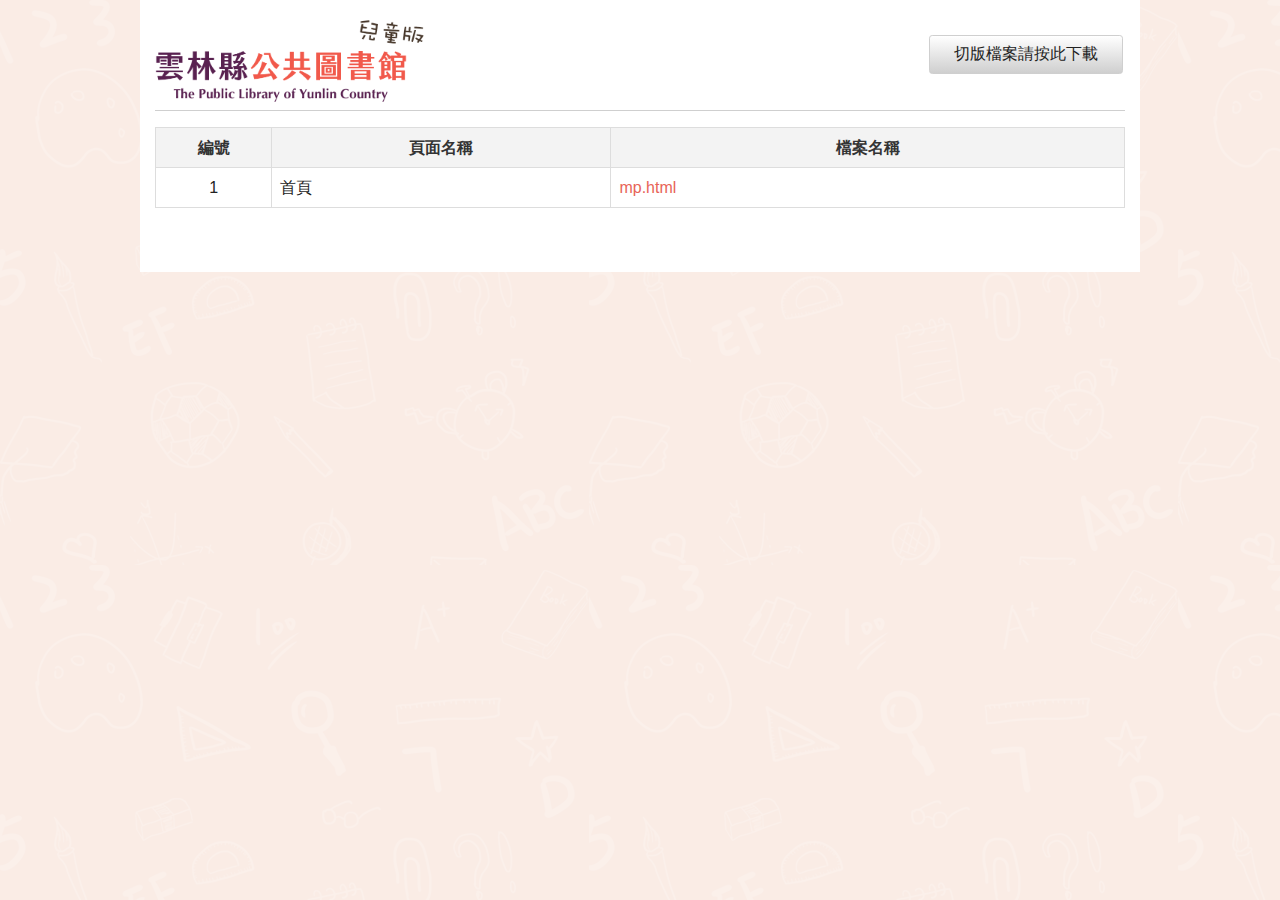
<file: index.html>
<!doctype html>
<html lang="zh-Hant" class="no-js">

<head>
    <meta charset="utf-8">
    <meta http-equiv="X-UA-Compatible" content="IE=edge">
    <meta name="viewport" content="width=device-width, initial-scale=1">
    <title>雲林縣公共圖書館 兒童版</title>
    <!--[if lt IE 9]>
    <script src="js/html5shiv.js"></script>
    <script src="js/respond.min.js"></script>
    <![endif]-->
    <!-- hyUI -->
    <link rel="stylesheet" href="css/style.css">
<style>
.demo_wrap {
    max-width: 1000px;
    margin: 0em auto 1em;
    padding: 15px 15px 3em;
    clear: both;
    background: #FFF
}
.demo_wrap h1 {
    display: block;
    margin: 0px auto;
    max-width: 300px;
    float: left;
    margin-right: 1em
}
@media screen and (max-width:545px) {
    .demo_wrap h1 {
        max-width: 100%;
        float: none;
        text-align: center
    }
}
.demo_wrap h1 img {
    width: 300px
}
.num {
    width: 12%
}
body {
    counter-reset: num
}
table {
    margin-bottom: 1em
}
table caption {
    text-align: left;
    font-weight: bold;
    font-size: 1.25em;
    padding: .5em 0;
    color: #ff5050
}
tbody tr td:first-child:before {
    counter-increment: num;
    display: block;
    text-align: center;
    content: counters(num, ".") " "
}
tbody tr td:nth-child(2) {
    width: 35%
}
.btn_grp{
    text-align: right;
}
@media screen and (max-width:545px) {
   .btn_grp{
    text-align: center;
} 
}
</style>
</head>
<body>
    <div class="demo_wrap">
        <h1><img src="images/logo.png" alt=""></h1>
        <div class="btn_grp">
            <a href="#" class="btn">切版檔案請按此下載</a>
        </div>
        <hr>
        <div class="table_wrapper">
            <!-- hyUI 標準頁面 -->
            <table>
                <thead>
                    <tr>
                        <th class="num">編號</th>
                        <th>頁面名稱</th>
                        <th>檔案名稱</th>
                    </tr>
                </thead>
                <tbody>
                    <tr>
                        <td></td>
                        <td>首頁</td>
                        <td><a href="mp.html"></a></td>
                    </tr>
                                    
                </tbody>
            </table>
            
        </div>
    </div>
    <a href="javascript:;" class="scrollToTop" >回頁首</a>
    <script src="js/jquery-3.3.1.min.js"></script>
    <script src="vendor/jquery.easing.min.js"></script>
    <script src="js/hyui.js"></script>
    <script src="js/customize.js"></script>
    <script>
    $(function() {
        $('tbody').find('a').each(function(index, el) {
            var Link = $(this).attr('href');
            $(this).text(Link);
        });
    })
    </script>
</body>

</html>
</file>
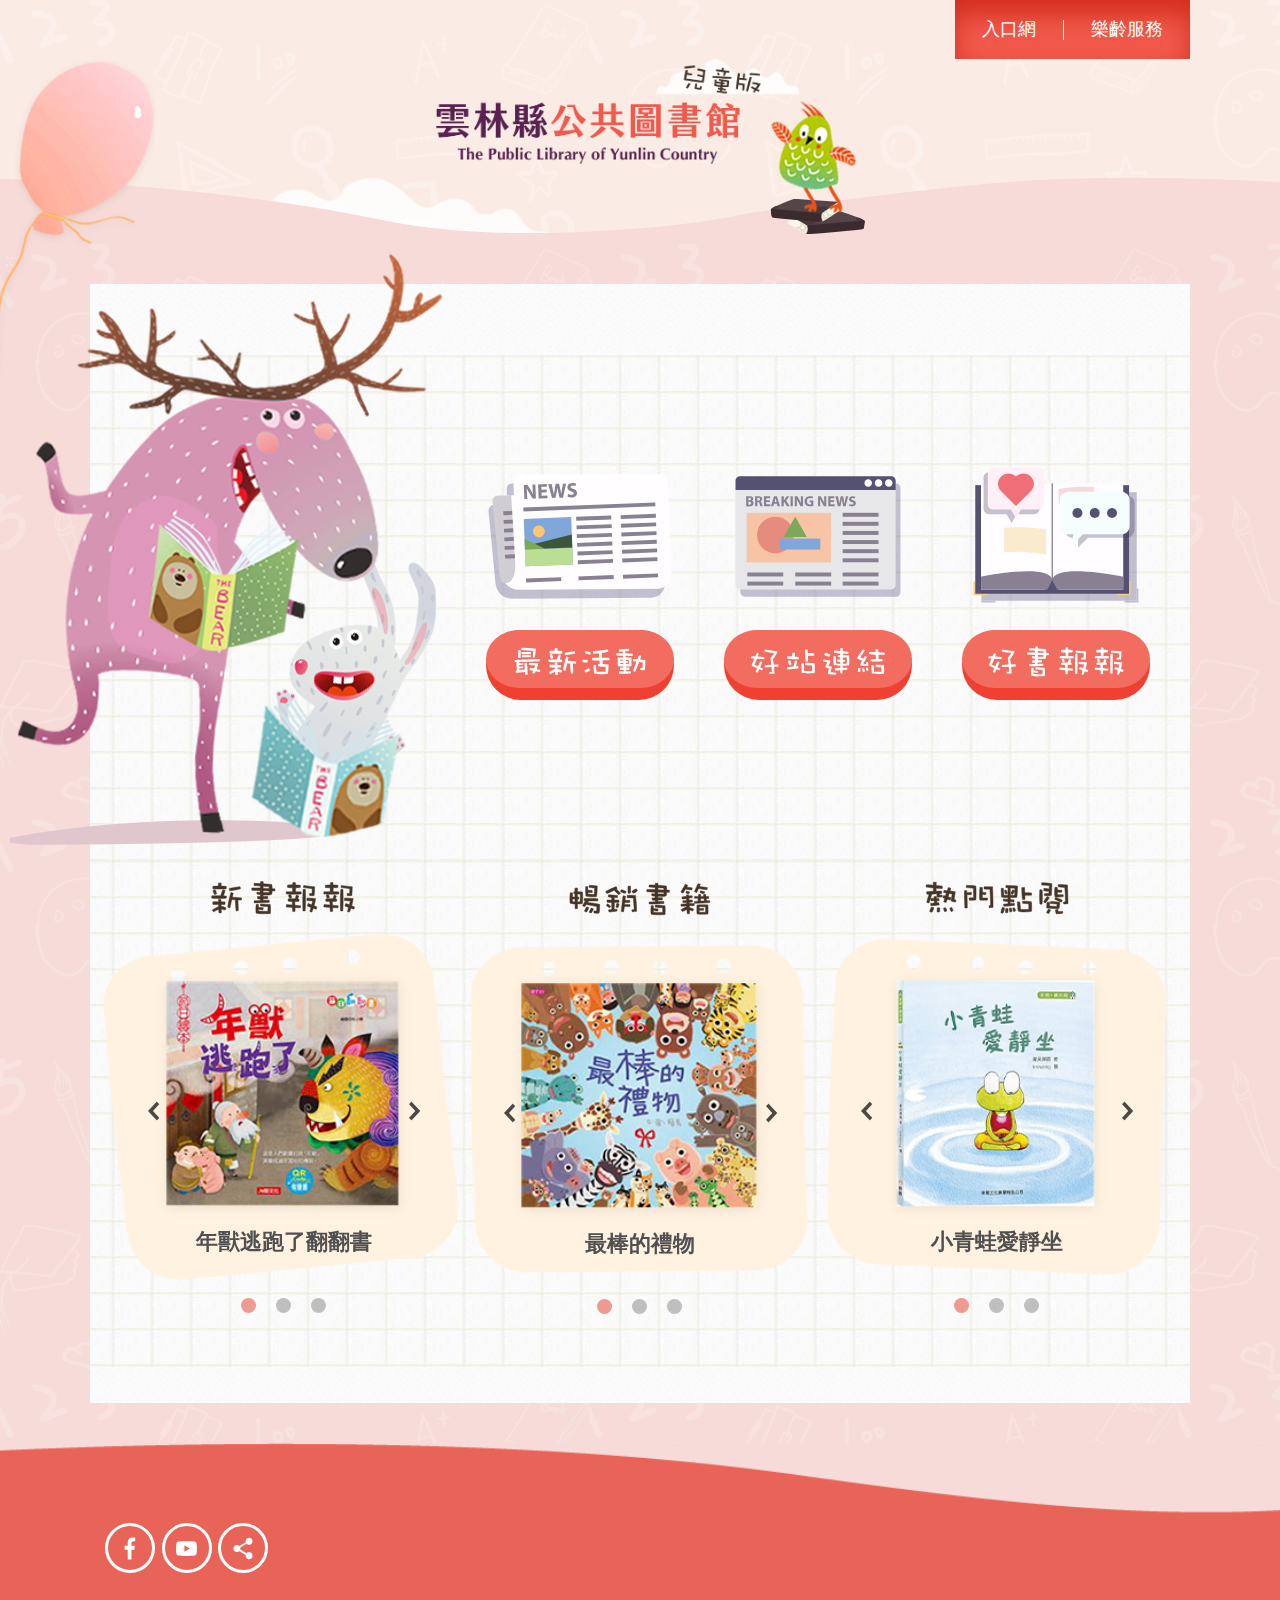
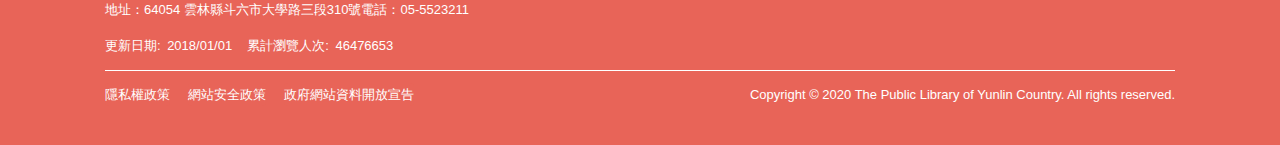
<file: mp.html>
<!doctype html>
<html lang="zh-Hant" class="no-js">

<head>
    <meta charset="utf-8">
    <meta http-equiv="X-UA-Compatible" content="IE=edge">
    <meta name="viewport" content="width=device-width, initial-scale=1">
    <title>雲林縣公共圖書館 兒童版</title>
    <!--HTML5 Shim and Respond.js IE8 support of HTML5 elements and media queries [if lt IE 9]>
    <script src="js/html5shiv.js"></script>
    <script src="js/respond.min.js"></script>
    <![endif]-->
    <!-- slick css-->
    <link rel="stylesheet" type="text/css" href="vendor/slick/slick.css" />
    <link rel="stylesheet" type="text/css" href="vendor/slick/slick-theme.css" />
    <!-- hyUI css -->
    <link rel="stylesheet" href="css/style.css">
</head>

<body>
    <!-- 直接跳主內容區 -->
    <a class="goCenter" href="#center" tabindex="1">按Enter到主內容區</a>
    <!-- wrapper Start -->
    <div class="wrapper">
        <!-- header Start -->
        <header class="header">
            <div class="container">
                <a class="accesskey" href="#aU" id="aU" accesskey="U" title="網站標題" tabindex="2">:::</a>
                <!-- navigation Start -->
                <nav class="navigation" role="navigation" aria-label="Site">
                    <ul>
                        <li><a href="#">入口網</a></li>
                        <li><a href="#">樂齡服務</a></li>
                    </ul>
                </nav>
                <!-- navigation End -->
                <h1>
                    <a href="index.html"><img src="images/logo.png" alt="網站標題" /></a>
                </h1>
                <!-- noscript -->
                <noscript> 您的瀏覽器不支援JavaScript語法，JavaScript語法並不影響內容的陳述。您可使用按鍵盤上的Ctrl鍵+ (+)鍵放大/(-)鍵縮小來改變字型大小；回到上一頁可使用瀏覽器提供的 Alt+左方向鍵(←) 快速鍵功能；列印可使用瀏覽器提供的(Ctrl+P)功能。您的瀏覽器，不支援script語法，若您的瀏覽器無法支援請點選此超連結 <a href="#">網站導覽</a>
                </noscript>
            </div>
        </header>
        <!-- header End -->
        <!-- main Start -->
        <div id="center" class="main">
            <a class="accesskey" href="#aC" id="aC" accesskey="C" title="主要內容區">:::</a>
            <section class="main_nav">
                <div class="container">
                    <img src="images/pic1.png" alt="" class="main_pic">
                    <div class="nav_content">
                        <ul>
                            <li>
                                <a href="#">
                                    <img src="images/icon_1.svg" alt="">
                                    <div class="nav_tab">
                                        <img src="images/btn_1.svg" alt="">
                                    </div>
                                </a>
                            </li>
                            <li>
                                <a href="#">
                                    <img src="images/icon_2.svg" alt="">
                                    <div class="nav_tab">
                                        <img src="images/btn_2.svg" alt="">
                                    </div>
                                </a>
                            </li>
                            <li>
                                <a href="#">
                                    <img src="images/icon_3.svg" alt="">
                                    <div class="nav_tab">
                                        <img src="images/btn_3.svg" alt="">
                                    </div>
                                </a>
                            </li>
                        </ul>
                    </div>
                </div>
            </section>
            <section class="col-4-4-4 book_display">
                <div class="container">
                    <div class="col">
                        <h2><img src="images/title_1.svg" alt=""></h2>
                        <div class="bookSlider">
                            <div class="book_wrap">
                                <a href="#">
                                    <div class="img-container">
                                        <img src="images/book_01.png">
                                    </div>
                                    <p class="book_name">年獸逃跑了翻翻書</p>
                                </a>
                            </div>
                            <div class="book_wrap">
                                <a href="#">
                                    <div class="img-container">
                                        <img src="images/book_02.png">
                                    </div>
                                    <p class="book_name">最棒的禮物</p>
                                </a>
                            </div>
                            <div class="book_wrap">
                                <a href="#">
                                    <div class="img-container">
                                        <img src="images/book_03.png">
                                    </div>
                                    <p class="book_name">小青蛙愛靜坐</p>
                                </a>
                            </div>
                        </div>
                    </div>
                    <div class="col">
                        <h2><img src="images/title_2.svg" alt=""></h2>
                        <div class="bookSlider">
                            <div class="book_wrap">
                                <a href="#">
                                    <div class="img-container">
                                        <img src="images/book_02.png">
                                    </div>
                                    <p class="book_name">最棒的禮物</p>
                                </a>
                            </div>
                            <div class="book_wrap">
                                <a href="#">
                                    <div class="img-container">
                                        <img src="images/book_01.png">
                                    </div>
                                    <p class="book_name">年獸逃跑了翻翻書</p>
                                </a>
                            </div>
                            <div class="book_wrap">
                                <a href="#">
                                    <div class="img-container">
                                        <img src="images/book_03.png">
                                    </div>
                                    <p class="book_name">小青蛙愛靜坐</p>
                                </a>
                            </div>
                        </div>
                    </div>
                    <div class="col">
                        <h2><img src="images/title_3.svg" alt=""></h2>
                        <div class="bookSlider">
                            <div class="book_wrap">
                                <a href="#">
                                    <div class="img-container">
                                        <img src="images/book_03.png">
                                    </div>
                                    <p class="book_name">小青蛙愛靜坐</p>
                                </a>
                            </div>
                            <div class="book_wrap">
                                <a href="#">
                                    <div class="img-container">
                                        <img src="images/book_02.png">
                                    </div>
                                    <p class="book_name">最棒的禮物</p>
                                </a>
                            </div>
                            <div class="book_wrap">
                                <a href="#">
                                    <div class="img-container">
                                        <img src="images/book_01.png">
                                    </div>
                                    <p class="book_name">年獸逃跑了翻翻書</p>
                                </a>
                            </div>
                        </div>
                    </div>
                </div>
            </section>
        </div>
        <!-- footer Start-->
        <footer>
            <div class="container">
                <a class="accesskey" href="#aZ" id="aZ" accesskey="Z" title="頁尾區">:::</a>
                <div class="footer_icon">
                    <ul>
                        <li><a href="#"><img src="images/icon/icon_facebook_invert.svg" alt=""></a></li>
                        <li><a href="#"><img src="images/icon/icon_youtube_invert.svg" alt=""></a></li>
                        <li><a href="#"><img src="images/icon/icon_share.svg" alt=""></a></li>
                    </ul>
                </div>
                <div class="footer_info">
                    <p>地址：64054 雲林縣斗六市大學路三段310號<span>電話：05-5523211</span></p>
                    <span class="update">更新日期:<em>2018/01/01</em></span>
                    <span class="counter">累計瀏覽人次:<em>46476653</em></span>
                </div>
                <div class="footer_bottom">
                    <ul class="footer_link">
                        <li><a href="javascript:;">隱私權政策</a></li>
                        <li><a href="javascript:;">網站安全政策</a></li>
                        <li><a href="javascript:;">政府網站資料開放宣告</a></li>
                    </ul>
                    <p class="Copyright"> Copyright © 2020 The Public Library of Yunlin Country. All rights reserved.</p>
                </div>
            </div>
        </footer>
        <!-- footer End -->
    </div>
    <a href="javascript:;" class="scrollToTop">回頁首</a>
    <!-- JQ -->
    <script src="js/jquery-3.5.1.min.js"></script>
    <!-- 外掛 plugin js -->
    <script src="vendor/jquery.easing.min.js"></script><!-- ease -->
    <script src="vendor/slick/slick.min.js "></script><!-- slick -->
    <script src="vendor/slick/slick-lightbox.js "></script><!-- slick lightbox -->
    <script src="vendor/lazyload/lazyload.js"></script><!-- lazyload -->
    <script src="vendor/picturefill/picturefill.min.js" async></script><!-- picturefill -->
    <script src="vendor/scrolltable/jquery.scroltable.min.js"></script><!-- scrolltable -->
    <!-- hyUI -->
    <script src="js/hyui.js"></script>
    <!-- 客製js -->
    <script src="js/customize.js"></script>
</body>

</html>
</file>
<file: css/style.css>
﻿html{font-family:sans-serif;-ms-text-size-adjust:100%;-webkit-text-size-adjust:100%}body{margin:0}article,aside,details,figcaption,figure,footer,header,hgroup,main,menu,nav,section,summary{display:block}audio,canvas,progress,video{display:inline-block;vertical-align:baseline}audio:not([controls]){display:none;height:0}[hidden],template{display:none}a{background-color:transparent}a:active,a:hover{outline:0}abbr[title]{border-bottom:1px dotted}b,strong{font-weight:bold}dfn{font-style:italic}h1{font-size:2em;margin:0.67em 0}mark{background:#ff0;color:#000}small{font-size:80%}sub,sup{font-size:75%;line-height:0;position:relative;vertical-align:baseline}sup{top:-0.5em}sub{bottom:-0.25em}img{border:0}svg:not(:root){overflow:hidden}figure{margin:1em 40px}hr{box-sizing:content-box;height:0}pre{overflow:auto}code,kbd,pre,samp{font-family:monospace, monospace;font-size:1em}button,input,optgroup,select,textarea{color:inherit;font:inherit;margin:0}button{overflow:visible}button,select{text-transform:none}button,html input[type="button"],input[type="reset"],input[type="submit"]{-webkit-appearance:button;cursor:pointer}button[disabled],html input[disabled]{cursor:default}button::-moz-focus-inner,input::-moz-focus-inner{border:0;padding:0}input{line-height:normal}input[type="checkbox"],input[type="radio"]{box-sizing:border-box;padding:0}input[type="number"]::-webkit-inner-spin-button,input[type="number"]::-webkit-outer-spin-button{height:auto}input[type="search"]{-webkit-appearance:textfield;box-sizing:content-box}input[type="search"]::-webkit-search-cancel-button,input[type="search"]::-webkit-search-decoration{-webkit-appearance:none}fieldset{border:1px solid #c0c0c0;margin:0 2px;padding:0.35em 0.625em 0.75em}legend{border:0;padding:0}textarea{overflow:auto}optgroup{font-weight:bold}table{border-collapse:collapse;border-spacing:0}td,th{padding:0}.divider,.divider-vertical,.tabSet,.header,.header .navigation,.search.m_search .keywordHot,.slick-lightbox-slick-caption,.Syncing_slider{clear:both;zoom:1}.divider:before,.divider-vertical:before,.tabSet:before,.header:before,.header .navigation:before,.search.m_search .keywordHot:before,.slick-lightbox-slick-caption:before,.Syncing_slider:before,.divider:after,.divider-vertical:after,.tabSet:after,.header:after,.header .navigation:after,.search.m_search .keywordHot:after,.slick-lightbox-slick-caption:after,.Syncing_slider:after{content:"";display:table}.divider:after,.divider-vertical:after,.tabSet:after,.header:after,.header .navigation:after,.search.m_search .keywordHot:after,.slick-lightbox-slick-caption:after,.Syncing_slider:after{clear:both}.row{margin-left:-15px;margin-right:-15px;clear:both;zoom:1}.row:before,.row:after{content:"";display:table}.row:after{clear:both}.row>div{box-sizing:border-box}.container{position:relative;margin-right:auto;margin-left:auto;padding-left:15px;padding-right:15px;clear:both;zoom:1}.container:before,.container:after{content:"";display:table}.container:after{clear:both}html{font-size:100%;line-height:1em}.vertical_rhythm{background-image:url('[data-uri]');background-size:100%;background-image:-webkit-gradient(linear, 50% 100%, 50% 0%, color-stop(5%, rgba(187,187,187,0.4)),color-stop(5%, rgba(187,187,187,0)));background-image:-moz-linear-gradient(bottom, rgba(187,187,187,0.4) 5%,rgba(187,187,187,0) 5%);background-image:-webkit-linear-gradient(bottom, rgba(187,187,187,0.4) 5%,rgba(187,187,187,0) 5%);background-image:linear-gradient(to top, rgba(187,187,187,0.4) 5%,rgba(187,187,187,0) 5%);-moz-background-size:100% 2em;-o-background-size:100% 2em;-webkit-background-size:100% 2em;background-size:100% 2em;background-position:left top}.vertical_rhythm img{float:left;margin:0 16px 0 0}.cp{font-size:1em;line-height:2em}.cp h1{font-size:2em;line-height:1.5em;padding-top:0em;margin-bottom:.5em}.cp h2{font-size:1.5em;line-height:1.33333em;padding-top:0em;margin-bottom:0em}.cp h3{font-size:1.25em;line-height:1.6em;padding-top:0em;margin-bottom:0em}.cp h4{font-size:1.25em;line-height:1.6em;padding-top:0em;margin-bottom:0em}.cp h5{font-size:1.25em;line-height:1.6em;margin-top:0em;margin-bottom:0em}.cp h6{font-size:1em;line-height:2em;margin-top:0em;margin-bottom:0em}.cp p{font-size:1em;line-height:2em;margin-top:0em;margin-bottom:2em}.cp ul,.cp ol{font-size:1em;line-height:2em;margin-top:0em;margin-bottom:2em}.cp dd,.cp th,.cp td figure{font-size:1em;line-height:2em}.cp blockquote{background:#f2f2f2;font-style:normal;display:block;font-size:1em;line-height:2em;border-left:5px solid #e86458;padding:32px;box-sizing:border-box;margin-left:.5em;margin-right:.5em;margin-top:0em;margin-bottom:2em}.cp img{max-width:100%}@media screen and (max-width: 767px){.cp img{max-width:100%;width:auto;clear:both}}body{font-size:1em;font-weight:normal;color:#222;line-height:1.45em;font-family:Lato,"PingFang TC","Helvetica Neue",Helvetica,微軟正黑體,Arial,sans-serif;-webkit-text-size-adjust:none}a{color:#e86458;text-decoration:none}a:hover,a:focus{color:#ee8e85;cursor:pointer}kbd{background:#FFF;border-radius:.2em;color:#555;font-weight:bold;display:inline-block;padding:.1em .6em;font-size:.938em;font-family:sans-serif;margin-right:.4em;margin-bottom:.1em;vertical-align:middle;border-top:1px solid #BBB;border-bottom:3px solid #BBB;border-left:2px solid #BBB;border-right:2px solid #BBB}kbd ~ kbd{margin-left:.4em}kbd kbd{border:none}.demosection{padding:0em 0 3em;text-align:center}.demosection [class^="col"]{border:1px solid #21baff;background:#baeaff;min-height:200px;color:#888;text-align:center;line-height:200px;font-size:1.5em;font-weight:bold;-moz-box-sizing:border-box;-webkit-box-sizing:border-box;box-sizing:border-box}.demosection+.demosection{padding-top:2em}.demosection+.bg{background:#fff}.demosection.full .container{max-width:100% !important}.full .container{max-width:100% !important}.col-6-6 .col{float:left;width:100%}@media (min-width: 768px){.col-6-6 .col{float:left;width:50%}}@media (min-width: 992px){.col-6-6 .col{float:left;width:50%}}@media (min-width: 1400px){.col-6-6 .col{float:left;width:50%}}.col-4-4-4 .col{float:left;width:100%}@media (min-width: 768px){.col-4-4-4 .col{float:left;width:33.33333%}}@media (min-width: 992px){.col-4-4-4 .col{float:left;width:33.33333%}}@media (min-width: 1400px){.col-4-4-4 .col{float:left;width:33.33333%}}.col-3-3-3-3 .col{float:left;width:100%}@media (min-width: 768px){.col-3-3-3-3 .col{float:left;width:50%}}@media (min-width: 992px){.col-3-3-3-3 .col{float:left;width:25%}}@media (min-width: 1400px){.col-3-3-3-3 .col{float:left;width:25%}}.col-8-4 .col{float:left;width:100%}@media (min-width: 768px){.col-8-4 .col{float:left;width:66.66667%}}@media (min-width: 992px){.col-8-4 .col{float:left;width:66.66667%}}@media (min-width: 1400px){.col-8-4 .col{float:left;width:66.66667%}}.col-8-4 .col:nth-child(2n){float:left;width:100%}@media (min-width: 768px){.col-8-4 .col:nth-child(2n){float:left;width:33.33333%}}@media (min-width: 992px){.col-8-4 .col:nth-child(2n){float:left;width:33.33333%}}@media (min-width: 1400px){.col-8-4 .col:nth-child(2n){float:left;width:33.33333%}}.col-4-8 .col{float:left;width:100%}@media (min-width: 768px){.col-4-8 .col{float:left;width:33.33333%}}@media (min-width: 992px){.col-4-8 .col{float:left;width:33.33333%}}@media (min-width: 1400px){.col-4-8 .col{float:left;width:33.33333%}}.col-4-8 .col:nth-child(2n){float:left;width:100%}@media (min-width: 768px){.col-4-8 .col:nth-child(2n){float:left;width:66.66667%}}@media (min-width: 992px){.col-4-8 .col:nth-child(2n){float:left;width:66.66667%}}@media (min-width: 1400px){.col-4-8 .col:nth-child(2n){float:left;width:66.66667%}}.col-2-2-2-2-2-2 .col{float:left;width:50%}@media (min-width: 768px){.col-2-2-2-2-2-2 .col{float:left;width:16.66667%}}@media (min-width: 992px){.col-2-2-2-2-2-2 .col{float:left;width:16.66667%}}@media (min-width: 1400px){.col-2-2-2-2-2-2 .col{float:left;width:16.66667%}}.cssname .news{float:left;width:100%}@media (min-width: 768px){.cssname .news{float:left;width:66.66667%}}@media (min-width: 992px){.cssname .news{float:left;width:66.66667%}}@media (min-width: 1400px){.cssname .news{float:left;width:66.66667%}}.cssname .video{float:left;width:100%}@media (min-width: 768px){.cssname .video{float:left;width:33.33333%}}@media (min-width: 992px){.cssname .video{float:left;width:33.33333%}}@media (min-width: 1400px){.cssname .video{float:left;width:33.33333%}}.col-3-6-3 .col{float:left;width:100%}@media (min-width: 768px){.col-3-6-3 .col{float:left;width:25%}}@media (min-width: 992px){.col-3-6-3 .col{float:left;width:25%}}@media (min-width: 1400px){.col-3-6-3 .col{float:left;width:25%}}.col-3-6-3 .col:nth-child(2){float:left;width:100%}@media (min-width: 768px){.col-3-6-3 .col:nth-child(2){float:left;width:50%}}@media (min-width: 992px){.col-3-6-3 .col:nth-child(2){float:left;width:50%}}@media (min-width: 1400px){.col-3-6-3 .col:nth-child(2){float:left;width:50%}}.col-5 .col{float:left;width:100%}@media (min-width: 768px){.col-5 .col{float:left;width:16.66667%}}@media (min-width: 992px){.col-5 .col{float:left;width:16.66667%}}@media (min-width: 1400px){.col-5 .col{float:left;width:16.66667%}}.col-5 .col:first-child{margin-left:0%}@media (min-width: 768px){.col-5 .col:first-child{margin-left:8.33333%}}@media (min-width: 992px){.col-5 .col:first-child{margin-left:8.33333%}}@media (min-width: 1400px){.col-5 .col:first-child{margin-left:8.33333%}}.divider,.divider-vertical{text-align:center;white-space:nowrap;-webkit-user-select:none;-moz-user-select:none;-ms-user-select:none;-o-user-select:none;user-select:none;font-size:.813em;color:grey;text-shadow:0 1px 1px #fff;display:block}.divider{display:table;line-height:1;margin:20px 0}.divider:after,.divider:before{content:'';display:table-cell;position:relative;top:50%;width:50%;background-repeat:no-repeat;background-image:url("../images/basic/divider.jpg")}.divider:before{background-position:right 1em top 50%}.divider:after{background-position:left 1em top 50%}.divider-vertical{position:absolute;z-index:2;top:50%;left:50%;width:auto;height:50%;line-height:0;-webkit-transform:translateX(-50%);transform:translateX(-50%)}.divider-vertical:after,.divider-vertical:before{content:'';position:absolute;left:50%;z-index:3;width:0;height:calc(100% - 1.2rem);border-left:1px solid #CFCFCF;border-right:1px solid rgba(255,255,255,0.05)}.divider-vertical:before{top:-100%}.divider-vertical:after{bottom:0}.btn_grp{text-align:center;padding:1em 0}.btn,.btn-green,.btn-blue,.btn-yellow,.btn-orange,.btn-primary,.btn-red,.btn-purple,.btn-submit,.btn-reset{font-size:1em;touch-action:manipulation;background-image:none;display:inline-block;text-align:center;vertical-align:middle;text-decoration:none;white-space:nowrap;line-height:normal;width:auto;padding:0.5em 1.5em;min-width:4em;margin:.25em .1em}.btn i,.btn-green i,.btn-blue i,.btn-yellow i,.btn-orange i,.btn-primary i,.btn-red i,.btn-purple i,.btn-submit i,.btn-reset i{margin-right:.3em;margin-left:.3em}.btn{-moz-box-sizing:border-box;-webkit-box-sizing:border-box;box-sizing:border-box;background-color:#f5f5f5;border:1px solid #cfcfcf;color:#222;text-shadow:1px 1px 1px RGBA(0, 0, 0, 0.3);-moz-border-radius:.2em;-webkit-border-radius:.2em;border-radius:.2em;background:#fff;background:-webkit-linear-gradient(top, #fff, #cfcfcf);background:linear-gradient(to bottom, #ffffff,#cfcfcf);text-shadow:none}.btn:hover,.btn:focus{background-color:#dcdcdc;border:1px solid #c2c2c2 !important;cursor:pointer;color:#FFF;outline:none;background:#fff;background:-webkit-linear-gradient(top, #fff, #c7c7c7);background:linear-gradient(to bottom, #ffffff,#c7c7c7)}.btn.active{background:#fff;cursor:pointer}.btn:hover,.btn:focus{color:#222;outline:none}.btn-green{background-color:#5cb85c;border:1px solid #3d8b3d;color:#FFF;text-shadow:1px 1px 1px RGBA(0, 0, 0, 0.3);-moz-border-radius:.2em;-webkit-border-radius:.2em;border-radius:.2em;background:#6ec06e;background:-webkit-linear-gradient(top, #6ec06e, #3d8b3d);background:linear-gradient(to bottom, #6ec06e,#3d8b3d)}.btn-green:hover,.btn-green:focus{background-color:#449d44;border:1px solid #357935 !important;cursor:pointer;color:#FFF;outline:none;background:#80c780;background:-webkit-linear-gradient(top, #80c780, #388038);background:linear-gradient(to bottom, #80c780,#388038)}.btn-green.active{background:#6ec06e;cursor:pointer}.btn-blue{background-color:#21baff;border:1px solid #0092d4;color:#FFF;text-shadow:1px 1px 1px RGBA(0, 0, 0, 0.3);-moz-border-radius:.2em;-webkit-border-radius:.2em;border-radius:.2em;background:#3bc2ff;background:-webkit-linear-gradient(top, #3bc2ff, #0092d4);background:linear-gradient(to bottom, #3bc2ff,#0092d4)}.btn-blue:hover,.btn-blue:focus{background-color:#00a3ed;border:1px solid #0080ba !important;cursor:pointer;color:#FFF;outline:none;background:#54caff;background:-webkit-linear-gradient(top, #54caff, #0087c4);background:linear-gradient(to bottom, #54caff,#0087c4)}.btn-blue.active{background:#3bc2ff;cursor:pointer}.btn-yellow{background-color:#fcc82a;border:1px solid #d7a303;color:#FFF;text-shadow:1px 1px 1px RGBA(0, 0, 0, 0.3);-moz-border-radius:.2em;-webkit-border-radius:.2em;border-radius:.2em;background:#fdcf43;background:-webkit-linear-gradient(top, #fdcf43, #d7a303);background:linear-gradient(to bottom, #fdcf43,#d7a303)}.btn-yellow:hover,.btn-yellow:focus{background-color:#f0b603;border:1px solid #be9002 !important;cursor:pointer;color:#FFF;outline:none;background:#fdd55d;background:-webkit-linear-gradient(top, #fdd55d, #c89703);background:linear-gradient(to bottom, #fdd55d,#c89703)}.btn-yellow.active{background:#fdcf43;cursor:pointer}.btn-orange,.btn-primary{background-color:#f99441;border:1px solid #e66c08;color:#FFF;text-shadow:1px 1px 1px RGBA(0, 0, 0, 0.3);-moz-border-radius:.2em;-webkit-border-radius:.2em;border-radius:.2em;background:#f9a25a;background:-webkit-linear-gradient(top, #f9a25a, #e66c08);background:linear-gradient(to bottom, #f9a25a,#e66c08)}.btn-orange:hover,.btn-primary:hover,.btn-orange:focus,.btn-primary:focus{background-color:#f77810;border:1px solid #cd6007 !important;cursor:pointer;color:#FFF;outline:none;background:#fab073;background:-webkit-linear-gradient(top, #fab073, #d76507);background:linear-gradient(to bottom, #fab073,#d76507)}.btn-orange.active,.active.btn-primary{background:#f9a25a;cursor:pointer}.btn-red{background-color:#cc2415;border:1px solid #87180e;color:#FFF;text-shadow:1px 1px 1px RGBA(0, 0, 0, 0.3);-moz-border-radius:.2em;-webkit-border-radius:.2em;border-radius:.2em;background:#e32817;background:-webkit-linear-gradient(top, #e32817, #87180e);background:linear-gradient(to bottom, #e32817,#87180e)}.btn-red:hover,.btn-red:focus{background-color:#9e1c10;border:1px solid #70140b !important;cursor:pointer;color:#FFF;outline:none;background:#e93a2b;background:-webkit-linear-gradient(top, #e93a2b, #79150c);background:linear-gradient(to bottom, #e93a2b,#79150c)}.btn-red.active{background:#e32817;cursor:pointer}.btn-purple{background-color:#b46dcc;border:1px solid #923daf;color:#FFF;text-shadow:1px 1px 1px RGBA(0, 0, 0, 0.3);-moz-border-radius:.2em;-webkit-border-radius:.2em;border-radius:.2em;background:#bd80d2;background:-webkit-linear-gradient(top, #bd80d2, #923daf);background:linear-gradient(to bottom, #bd80d2,#923daf)}.btn-purple:hover,.btn-purple:focus{background-color:#a047be;border:1px solid #82379c !important;cursor:pointer;color:#FFF;outline:none;background:#c793d9;background:-webkit-linear-gradient(top, #c793d9, #8939a3);background:linear-gradient(to bottom, #c793d9,#8939a3)}.btn-purple.active{background:#bd80d2;cursor:pointer}.btn-submit{background-color:#eb796e;border:1px solid #e23a2b;color:#FFF;text-shadow:1px 1px 1px RGBA(0, 0, 0, 0.3);-moz-border-radius:.2em;-webkit-border-radius:.2em;border-radius:.2em;background:#ee8e85;background:-webkit-linear-gradient(top, #ee8e85, #e23a2b);background:linear-gradient(to bottom, #ee8e85,#e23a2b)}.btn-submit:hover,.btn-submit:focus{background-color:#e54f42;border:1px solid #d62d1d !important;cursor:pointer;color:#FFF;outline:none;background:#f1a29b;background:-webkit-linear-gradient(top, #f1a29b, #df2f1f);background:linear-gradient(to bottom, #f1a29b,#df2f1f)}.btn-submit.active{background:#ee8e85;cursor:pointer}.btn-reset{color:#484848}.btn-xl{font-size:1.5em}.btn-lg{font-size:1.25em}.btn-sm{font-size:.938em}.btn-xs{font-size:.75em}hr{border:none;border-top:1px solid #CFCFCF;margin:1em 0px;display:block;clear:both}img.img_rounded{-moz-border-radius:10px;-webkit-border-radius:10px;border-radius:10px}img.img_circle{-moz-border-radius:50%;-webkit-border-radius:50%;border-radius:50%}img:not([src]){visibility:hidden;opacity:0}img.lazy{visibility:hidden}img.loaded{visibility:visible;animation:lazy_animation .5s ease-out}@keyframes lazy_animation{from{opacity:0}to{opacity:1}}.img-container{width:100%;position:relative;overflow:hidden;background:#F1F1F1}.img-container:before{display:inline-block;content:"";padding-top:75%}.img-container img{display:block;position:absolute;top:0;bottom:0;right:0;left:0;width:100%;height:100%;margin:auto}.img-container a{height:100%;width:100%;position:absolute;top:0;left:0}.img-container a .caption{position:absolute;width:100%;height:3em;line-height:3em;background:rgba(0,0,0,0.45);padding:0 1em;font-size:1.25em;color:#FFF;margin:0;bottom:0;z-index:2;text-align:center;overflow:hidden;white-space:nowrap;text-overflow:ellipsis;-moz-box-sizing:border-box;-webkit-box-sizing:border-box;box-sizing:border-box}@media screen and (max-width: 767px){.img-container a .caption{width:100%;height:2em;line-height:2em;left:0;padding:0 1em}}.img-container a:focus:before{content:"";position:absolute;z-index:2;width:100%;height:100%;top:0;left:0;bottom:0;right:0;box-shadow:0 0px 0px 2px #ee8e85 inset}.img-container img{position:absolute;width:100% !important;height:100% !important;top:0;left:0;right:0;bottom:0}.img-container iframe{position:absolute;width:100% !important;height:100% !important;top:0;left:0;right:0;bottom:0}.ie-object-none,.ie-object-cover,.ie-object-fill,.ie-object-contain{position:relative;background-position:center center;background-repeat:no-repeat}.ie-object-none img,.ie-object-cover img,.ie-object-fill img,.ie-object-contain img{opacity:0;width:0px;height:0px}.ie-object-none{background-size:auto}.ie-object-cover{background-size:cover}.ie-object-fill{background-size:100% 100%}.ie-object-contain{background-size:contain}.fill{object-fit:fill}.contain{object-fit:contain}.cover{object-fit:cover}.none{object-fit:none}.scale-down{object-fit:scale-down}[tooltip]{position:relative}[tooltip]:before,[tooltip]:after{text-transform:none;user-select:none;pointer-events:none;position:absolute;display:none;opacity:0}[tooltip]:before{content:'';border:5px solid transparent;z-index:1001}[tooltip]:after{content:attr(tooltip);text-align:left;min-width:150px;line-height:1.5em;max-width:300px;font-size:.813em;max-height:5.18288em;overflow:hidden;padding:.5em;border-radius:4px;box-shadow:0 1em 2em -0.5em rgba(0,0,0,0.35);background:#333;color:#fff;z-index:1000;-moz-box-sizing:border-box;-webkit-box-sizing:border-box;box-sizing:border-box}[tooltip]:hover:before,[tooltip]:hover:after{display:block}[tooltip='']:before,[tooltip='']:after{display:none !important}[tooltip]:not([flow]):before,[tooltip][flow^="up"]:before{bottom:100%;border-bottom-width:0;border-top-color:#333}[tooltip]:not([flow]):after,[tooltip][flow^="up"]:after{bottom:calc(100% + 5px)}[tooltip]:not([flow]):before,[tooltip]:not([flow]):after,[tooltip][flow^="up"]:before,[tooltip][flow^="up"]:after{left:50%;transform:translate(-50%, -0.5em)}[tooltip][flow^="down"]:before{top:100%;border-top-width:0;border-bottom-color:#333}[tooltip][flow^="down"]:after{top:calc(100% + 5px)}[tooltip][flow^="down"]:before,[tooltip][flow^="down"]:after{left:50%;transform:translate(-50%, 0.5em)}[tooltip][flow^="left"]:before{top:50%;border-right-width:0;border-left-color:#333;left:calc(0em - 5px);transform:translate(-0.5em, -50%)}[tooltip][flow^="left"]:after{top:50%;right:calc(100% + 5px);transform:translate(-0.5em, -50%)}[tooltip][flow^="right"]:before{top:50%;border-left-width:0;border-right-color:#333;right:calc(0em - 5px);transform:translate(0.5em, -50%)}[tooltip][flow^="right"]:after{top:50%;left:calc(100% + 5px);transform:translate(0.5em, -50%)}@keyframes tooltips-vert{to{opacity:.9;transform:translate(-50%, 0)}}@keyframes tooltips-horz{to{opacity:.9;transform:translate(0, -50%)}}[tooltip]:not([flow]):hover:before,[tooltip]:not([flow]):hover:after,[tooltip][flow^="up"]:hover:before,[tooltip][flow^="up"]:hover:after,[tooltip][flow^="down"]:hover:before,[tooltip][flow^="down"]:hover:after{animation:tooltips-vert 300ms ease-out forwards}[tooltip][flow^="left"]:hover:before,[tooltip][flow^="left"]:hover:after,[tooltip][flow^="right"]:hover:before,[tooltip][flow^="right"]:hover:after{animation:tooltips-horz 300ms ease-out forwards}.tabSet{max-width:100%;margin:1em auto;overflow:hidden}@media screen and (max-width: 767px){.tabSet{width:auto;height:auto !important}}.tabs{position:relative}.tabs>.tabItem{float:left;margin:0;padding:0;font-size:1em;line-height:1}.tabs>.tabItem.active>a{background-color:#e86458;color:#FFF}@media screen and (max-width: 767px){.tabs>.tabItem{float:none}.tabs>.tabItem>a{width:100% !important;border-bottom:1px solid #888}.tabs>.tabItem.active>a{border-color:#bbb}}.tabs>.tabItem>a{display:block;padding:16px 0 14px;text-align:center;background-color:#aaa;color:#fff;font-weight:bold;text-decoration:none;overflow:hidden;white-space:nowrap;text-overflow:ellipsis;-moz-box-sizing:border-box;-webkit-box-sizing:border-box;box-sizing:border-box}.tabs>.tabItem>a:hover{background:#e86458}.example-2 .tabItem>a:hover{background:#f1594b}.example-2 .tabItem.active>a{background:#f1594b}.active+.tabContent{display:block}.tabContent{position:absolute;top:auto;left:0;right:0;clear:both;padding:30px 20px;display:none}@media screen and (max-width: 767px){.tabContent{position:static}}.tabContent ul{margin:0;padding:0;list-style:none}.tabContent li{margin:0 0 1.3em 0;padding:0;line-height:1.6;border-bottom:1px #CCC dashed}@media screen and (max-width: 767px){.tabContent li{overflow:hidden;white-space:nowrap;text-overflow:ellipsis}}.tabContent li a{color:#222;text-decoration:none}.tabContent li a:hover,.tabContent li a:focus{color:#ee8e85;cursor:pointer}.tabContent li time{display:inline-block;margin:0 0 0 1em;font-size:.813em;color:#666}table{width:100%;border-collapse:collapse}@media screen and (max-width: 575px){table{width:100%}}table th,table td{padding:.5em;text-align:left}table td{border:#ddd 1px solid;word-break:break-all}table td a{word-break:break-all}table th{background-color:#F3F3F3;color:#333;border:#DDD 1px solid;text-align:center;white-space:nowrap}table.table_hover tr:hover{background:#F3F3F3}table.table_sprite tr:nth-child(even){background:#F5F5F5}@media screen and (max-width: 575px){.table_list{background-color:transparent !important}.table_list thead,.table_list tbody,.table_list th,.table_list td,.table_list tr{display:block}.table_list thead tr{position:absolute;top:-9999px;left:-9999px}.table_list tr{border:1px solid #ccc;margin-bottom:10px}.table_list td{border:none !important;border-bottom:1px solid #eee !important;position:relative;padding-left:35% !important;white-space:normal;text-align:left}.table_list td:before{content:attr(data-title);position:absolute;top:.5em;left:.5em;width:30%;padding-right:10px;white-space:nowrap;text-align:left;font-weight:bold;color:#000}}.fix_th_table{margin:1em 0}@media screen and (max-width: 767px){.fix_th_table{position:relative;width:100%;overflow:hidden !important}}@media screen and (max-width: 767px){.fix_th_table table{display:block;width:100%;overflow-x:scroll;padding-bottom:1em}}.fix_th_table th,.fix_th_table td{width:10em;padding:.8em 0;text-align:center;line-height:1.2}@media screen and (max-width: 767px){.fix_th_table th,.fix_th_table td{display:inline-block;margin-right:-6px;margin-left:0;margin-top:-1px}}.fix_th_table th:first-child{width:8em;white-space:normal}@media screen and (max-width: 767px){.fix_th_table th:first-child{position:absolute !important;left:0;top:auto}}@media screen and (max-width: 767px){.fix_th_table tr{display:block;clear:both;white-space:nowrap;width:auto;padding-left:8em}.fix_th_table tr:first-child{border-top:#ddd 1px solid}}@media screen and (max-width: 767px){.table_wrapper{width:100%;display:block;overflow:hidden;*zoom:1;overflow:hidden;overflow-x:auto;padding-bottom:1em;-webkit-overflow-scrolling:touch;-webkit-transform:translate3d(0, 0, 0)}.table_wrapper table{width:100%;min-width:600px}}.scroltable{min-width:600px !important}.scroltable-wrapper{position:relative;-webkit-overflow-scrolling:touch;-webkit-transform:translate3d(0, 0, 0);overflow-y:hidden}.scroltable-container{overflow:auto}.scroltable-nav{display:none;position:absolute;width:60px;height:100%;cursor:pointer;z-index:9}.scroltable-nav.scroltable-nav-left{left:0;background:#fff;background:-webkit-linear-gradient(left, #fff, rgba(255,255,255,0));background:linear-gradient(to right, #ffffff,rgba(255,255,255,0))}.scroltable-nav.scroltable-nav-left .tablearrow_left{position:fixed;left:0em;top:0em;display:none;z-index:9}@media screen and (max-width: 767px){.scroltable-nav.scroltable-nav-left .tablearrow_left{display:block}}.scroltable-nav.scroltable-nav-left .tablearrow_left:before{position:absolute;top:0em;left:-.2em;width:30px;height:30px;background:url(../vendor/scrolltable/images/arrow-left.png) no-repeat 10px center;content:"";z-index:2}.scroltable-nav.scroltable-nav-right{right:0;background:rgba(255,255,255,0);background:-webkit-linear-gradient(left, rgba(255,255,255,0), #fff);background:linear-gradient(to right, rgba(255,255,255,0),#ffffff)}.scroltable-nav.scroltable-nav-right .tablearrow_right{position:fixed;top:0em;right:0em;display:none;z-index:9}@media screen and (max-width: 767px){.scroltable-nav.scroltable-nav-right .tablearrow_right{display:block}}.scroltable-nav.scroltable-nav-right .tablearrow_right:before{position:absolute;top:0em;right:-.2em;width:30px;height:30px;background:url(../vendor/scrolltable/images/arrow-right.png) no-repeat right 10px center;content:"";z-index:2}@keyframes arrow_left{from{left:-.2em}to{left:.3em}}@keyframes arrow_right{from{right:-.2em}to{right:.3em}}[class^="i_"]:before{content:"";display:inline-block;height:1em;width:1em;vertical-align:middle;speak:none}.invert:before{-webkit-filter:invert(100%);filter:invert(100%)}.i_add:before{background-image:url(../images/icon/icon_add.svg);background-size:cover;margin-top:-0.1em;margin-bottom:.1em}.i_apple:before{background-image:url(../images/icon/icon_apple.svg);background-size:cover;margin-top:-0.1em;margin-bottom:.1em}.i_arrow_left:before{background-image:url(../images/icon/icon_arrow_left.svg);background-size:cover;margin-top:-0.1em;margin-bottom:.1em}.i_arrow_right:before{background-image:url(../images/icon/icon_arrow_right.svg);background-size:cover;margin-top:-0.1em;margin-bottom:.1em}.i_arrow_up:before{background-image:url(../images/icon/icon_arrow_up.svg);background-size:cover;margin-top:-0.1em;margin-bottom:.1em}.i_arrow_down:before{background-image:url(../images/icon/icon_arrow_down.svg);background-size:cover;margin-top:-0.1em;margin-bottom:.1em}.i_bookmark:before{background-image:url(../images/icon/icon_bookmark.svg);background-size:cover;margin-top:-0.1em;margin-bottom:.1em}.i_chat:before{background-image:url(../images/icon/icon_chat.svg);background-size:cover;margin-top:-0.1em;margin-bottom:.1em}.i_check:before{background-image:url(../images/icon/icon_check.svg);background-size:cover;margin-top:-0.1em;margin-bottom:.1em}.i_clock:before{background-image:url(../images/icon/icon_clock.svg);background-size:cover;margin-top:-0.1em;margin-bottom:.1em}.i_close:before{background-image:url(../images/icon/icon_close.svg);background-size:cover;margin-top:-0.1em;margin-bottom:.1em}.i_edit:before{background-image:url(../images/icon/icon_edit.svg);background-size:cover;margin-top:-0.1em;margin-bottom:.1em}.i_facebook:before{background-image:url(../images/icon/icon_facebook.svg);background-size:cover;margin-top:-0.1em;margin-bottom:.1em}.i_googleplus:before{background-image:url(../images/icon/icon_googleplus.svg);background-size:cover;margin-top:-0.1em;margin-bottom:.1em}.i_grid:before{background-image:url(../images/icon/icon_grid.svg);background-size:cover;margin-top:-0.1em;margin-bottom:.1em}.i_heart:before{background-image:url(../images/icon/icon_heart.svg);background-size:cover;margin-top:-0.1em;margin-bottom:.1em}.i_home:before{background-image:url(../images/icon/icon_home.svg);background-size:cover;margin-top:-0.1em;margin-bottom:.1em}.i_info:before{background-image:url(../images/icon/icon_info.svg);background-size:cover;margin-top:-0.1em;margin-bottom:.1em}.i_link:before{background-image:url(../images/icon/icon_link.svg);background-size:cover;margin-top:-0.1em;margin-bottom:.1em}.i_linkedin:before{background-image:url(../images/icon/icon_linkedin.svg);background-size:cover;margin-top:-0.1em;margin-bottom:.1em}.i_lock:before{background-image:url(../images/icon/icon_lock.svg);background-size:cover;margin-top:-0.1em;margin-bottom:.1em}.i_mail:before{background-image:url(../images/icon/icon_mail.svg);background-size:cover;margin-top:-0.1em;margin-bottom:.1em}.i_rss:before{background-image:url(../images/icon/icon_rss.svg);background-size:cover;margin-top:-0.1em;margin-bottom:.1em}.i_setting:before{background-image:url(../images/icon/icon_setting.svg);background-size:cover;margin-top:-0.1em;margin-bottom:.1em}.i_star:before{background-image:url(../images/icon/icon_star.svg);background-size:cover;margin-top:-0.1em;margin-bottom:.1em}.i_twitter:before{background-image:url(../images/icon/icon_twitter.svg);background-size:cover;margin-top:-0.1em;margin-bottom:.1em}.i_video:before{background-image:url(../images/icon/icon_video.svg);background-size:cover;margin-top:-0.1em;margin-bottom:.1em}.i_vimeo:before{background-image:url(../images/icon/icon_vimeo.svg);background-size:cover;margin-top:-0.1em;margin-bottom:.1em}.i_youtube:before{background-image:url(../images/icon/icon_youtube.svg);background-size:cover;margin-top:-0.1em;margin-bottom:.1em}.i_global:before{background-image:url(../images/icon/icon_global.svg);background-size:cover;margin-top:-0.1em;margin-bottom:.1em}.i_trash:before{background-image:url(../images/icon/icon_trash.svg);background-size:cover;margin-top:-0.1em;margin-bottom:.1em}.i_sort:before{background-image:url(../images/icon/icon_sort.svg);background-size:cover;margin-top:-0.1em;margin-bottom:.1em}.i_move:before{background-image:url(../images/icon/icon_move.svg);background-size:cover;margin-top:-0.1em;margin-bottom:.1em}.i_layout:before{background-image:url(../images/icon/icon_layout.svg);background-size:cover;margin-top:-0.1em;margin-bottom:.1em}.i_copy:before{background-image:url(../images/icon/icon_copy.svg);background-size:cover;margin-top:-0.1em;margin-bottom:.1em}.i_view:before{background-image:url(../images/icon/icon_view.svg);background-size:cover;margin-top:-0.1em;margin-bottom:.1em}.i_man:before{background-image:url(../images/icon/icon_man.svg);background-size:cover;margin-top:-0.1em;margin-bottom:.1em}.i_calendar:before{background-image:url(../images/icon/icon_calendar.svg);background-size:cover;margin-top:-0.1em;margin-bottom:.1em}.i_search:before{background-image:url(../images/icon/icon_search.svg);background-size:cover;margin-top:-0.1em;margin-bottom:.1em}.i_pick:before{background-image:url(../images/icon/icon_pick.svg);background-size:cover;margin-top:-0.1em;margin-bottom:.1em}.i_calendar_color:before{background-image:url(../images/icon/icon_calendar_color.svg);background-size:cover;margin-top:-0.1em;margin-bottom:.1em}.i_dot:before{background-image:url(../images/icon/icon_dot.svg);background-size:cover;margin-top:-0.1em;margin-bottom:.1em}.i_photo:before{background-image:url(../images/icon/icon_photo.svg);background-size:cover;margin-top:-0.1em;margin-bottom:.1em}.i_order:before{background-image:url(../images/icon/icon_order.svg);background-size:cover;margin-top:-0.1em;margin-bottom:.1em}.i_top:before{background-image:url(../images/icon/icon_top.svg);background-size:cover;margin-top:-0.1em;margin-bottom:.1em}.i_minus:before{background-image:url(../images/icon/icon_minus.svg);background-size:cover;margin-top:-0.1em;margin-bottom:.1em}a:focus{outline:none;box-shadow:0 0px 0px 1px #ee8e85 inset}@media screen and (max-width: 767px){a:focus{box-shadow:none}}.accesskey{position:absolute;top:5px;left:5px;z-index:9;color:#faece5;font-size:1em}@media screen and (max-width: 767px){.accesskey{display:none}}footer .accesskey{color:#e86458}a.more{display:block;width:10em;text-align:center;height:2.5em;margin:.5em auto .5em;line-height:2.5;color:#e86458;border:1px solid #e86458;text-align:center;overflow:hidden;vertical-align:middle;-webkit-transform:perspective(1px) translateZ(0);transform:perspective(1px) translateZ(0);box-shadow:0 0 1px transparent;position:relative;-webkit-transition-property:color;transition-property:color;-webkit-transition-duration:0.2s;transition-duration:0.2s}a.more:after{content:"";width:12px;height:12px;border:2px solid #FFF;transform:rotate(45deg);position:absolute;right:-10px;top:14px;border-left:none;border-bottom:none;transition:.3s ease-out}a.more:before{content:"";position:absolute;z-index:-1;top:0;left:0;right:0;bottom:0;background:#e86458;-webkit-transform:scale(0);transform:scale(0);-webkit-transition-property:transform;transition-property:transform;-webkit-transition-duration:0.2s;transition-duration:0.2s;-webkit-transition-timing-function:ease-out;transition-timing-function:ease-out}a.more:hover,a.more:focus,a.more.active{color:white}a.more:hover:before,a.more:focus:before,a.more.active:before{-webkit-transform:scale(1);transform:scale(1)}a.more:hover:after,a.more:focus:after,a.more.active:after{right:15px}.scrollToTop{width:90px;height:140px;background:url(../images/top.png) no-repeat center;background-size:contain;color:#FFF;line-height:50px;text-decoration:none;position:fixed;bottom:70px;right:15px;transition:.3s ease-out;display:none;z-index:99999999;text-indent:-999999px}.scrollToTop:hover,.scrollToTop:focus{transform:translateY(-5px)}@media screen and (max-width: 767px){.scrollToTop{width:60px;height:120px;right:10px;bottom:20px}}img.img-responsive{display:block;max-width:100%;height:auto}.necessary{color:red;margin:0px .2em}.tooltip{text-align:center;padding:40px 0}.tooltip span{display:inline-block;background:#DEDEDE;text-align:center;padding:10px;width:100px;height:20px;line-height:20px;vertical-align:baseline}.tooltip p>em{color:red}.header{position:relative;z-index:99;padding-bottom:80px;background-color:#faece5;background-image:url(../images/wave_top.png),url(../images/bg.png);background-position:center bottom, left top;background-repeat:repeat-x, repeat}@media screen and (max-width: 767px){.header{width:100%;padding-bottom:0}}.header .container:before{content:"";position:absolute;z-index:10;display:block;right:calc(50% - 225px);bottom:-70px;width:95px;height:134px;background:url(../images/pic_bird.png) no-repeat}@media screen and (max-width: 767px){.header .container:before{display:none}}.header>.container .sidebarCtrl,.header>.container .searchCtrl{width:60px !important;height:60px !important;position:absolute;top:0px;display:block;font-size:0em;padding:15px;margin:0;min-width:auto;min-height:auto;background:transparent;border:none;box-shadow:none;-moz-box-sizing:border-box;-webkit-box-sizing:border-box;box-sizing:border-box}@media screen and (max-width: 767px){.header>.container .sidebarCtrl,.header>.container .searchCtrl{display:block !important}}.header>.container{max-width:1100px;overflow:visible;position:relative}.header>.container .sidebarCtrl{display:none;right:0px}.header>.container .sidebarCtrl span{position:absolute;background:#e86458;width:50%;height:3px;top:20px;left:50%;margin-left:-25%;display:block}.header>.container .sidebarCtrl span:nth-child(2){top:28px}.header>.container .sidebarCtrl span:nth-child(3){top:36px}.header>.container .searchCtrl{display:none;right:0px;font-size:0em}.header>.container .searchCtrl:before{width:40px;height:40px;background:url(../images/basic/icon_search.png) no-repeat center center;background-size:28px;opacity:.6;content:"";position:absolute;top:10px;left:10px;display:block}.header h1{width:410px;height:105px;margin:0 auto;padding:0;-moz-box-sizing:border-box;-webkit-box-sizing:border-box;box-sizing:border-box}.header h1 a{display:inline-block}.header h1 img{display:block;max-width:410px;max-height:105px}@media screen and (max-width: 767px){.header h1{padding:2px 60px;width:100%;text-align:center}.header h1 img{width:auto;height:auto;max-height:70px;margin:0px auto}}.header .navigation{overflow:hidden;width:100%;box-sizing:border-box}@media screen and (max-width: 767px){.header .navigation{display:none}}.header .navigation.have_language{padding-right:160px}.header .navigation ul{float:right;padding:0;margin:0;font-size:1.125em;list-style:none;background:#f1594b;box-shadow:0 15px 25px rgba(204,36,21,0.8) inset}.header .navigation ul.left_nav{float:left;margin-left:2em}.header .navigation li{float:left;margin:0;position:relative}.header .navigation li:before{content:"";display:inline-block;height:1.125em;width:1px;background:#fff;vertical-align:middle}.header .navigation li:first-of-type:before{content:none}.header .navigation li a{display:inline-block;padding:1em 1.5em;text-decoration:none;color:#fff;transition:.2s ease-in}.header .navigation li a:hover{transform:translate(0, -2px);text-shadow:0 2px 4px rgba(0,0,0,0.3)}.header .navigation .language{position:absolute;right:15px;top:.35em;font-size:.75em}.search{min-width:30%;max-width:50%;float:right;vertical-align:middle;padding:0em .3em 0em;overflow:hidden;-moz-box-sizing:border-box;-webkit-box-sizing:border-box;box-sizing:border-box}@media screen and (max-width: 767px){.search{display:none}}.search label{font-size:0em;height:0;padding:0;margin:0}.search .form_grp{margin-bottom:0;float:left;margin-right:.3em;width:70%;height:2em;position:relative}.search .form_grp input{margin:-0.2em 0 0;padding:.2em 35px .2em .5em;box-shadow:none}.search .form_grp input[type="text"]{margin-top:-2.1em}.search .form_grp input[type="text"]:focus{box-shadow:0px 0px 0px 3px #ee8e85;outline:none;border:none}.search .form_grp input[type="submit"]{font-size:0em;width:30px !important;height:30px;background:url(../images/basic/icon_search.png) no-repeat center center;background-size:20px;outline:1px solid transparent;border:none;display:block;opacity:.8;min-width:0em !important;position:absolute;right:.2em;top:8%;-moz-box-sizing:border-box;-webkit-box-sizing:border-box;box-sizing:border-box}.search .form_grp input[type="submit"]:hover,.search .form_grp input[type="submit"]:focus{opacity:1;box-shadow:0px 0px 0px 2px #ee8e85}.search .form_grp input[type="submit"]:focus{outline:1px solid #e86458}.search .btn_grp{padding:.2em;margin-bottom:0;float:right}.search .btn_grp input,.search .btn_grp input[type="submit"]{margin:0;padding:.4em 1em .4em !important;font-size:.813em}.search .keywordHot{display:block;vertical-align:middle;margin-left:.5em;padding:.1em 0 .3em;clear:both}.search .keywordHot ul{display:inline-block;font-size:.813em;line-height:1.65em;margin:0;padding:0}.search .keywordHot ul:before{display:inline-block;content:"";color:#999;float:left}.search .keywordHot ul li{margin:0 .6em 0 0;padding:0;display:inline-block}.search .keywordHot ul a{color:#222;text-decoration:none}.search .keywordHot ul a:hover,.search .keywordHot ul a:focus{color:#ee8e85;cursor:pointer}.search.m_search{width:100% !important;max-width:100% !important;min-width:auto;padding:.8em .3em;display:block;height:auto;position:fixed;top:60px;left:0;z-index:98;background:#333;display:none}.search.m_search label{font-size:0em;line-height:0}.search.m_search .form_grp{width:70%;height:auto;padding:0 0 0 5% !important;margin-top:0;text-align:right;float:left;height:50px;position:relative;-moz-box-sizing:border-box;-webkit-box-sizing:border-box;box-sizing:border-box}.search.m_search .form_grp label{display:none}.search.m_search .form_grp input{width:100%;margin:0;padding:.5em 45px .4em .5em}.search.m_search .form_grp input[type="submit"]{font-size:0em;width:36px !important;height:36px;padding:0;background:url(../images/basic/icon_search.png) no-repeat center center;background-size:24px;border:none;display:inline-block;position:absolute;right:5px;top:0px;opacity:.8}.search.m_search .form_grp input[type="submit"]:hover,.search.m_search .form_grp input[type="submit"]:focus{opacity:1}.search.m_search .btn_grp{padding:.1em 5% .1em 0;margin-bottom:0;width:26%;text-align:left;-moz-box-sizing:border-box;-webkit-box-sizing:border-box;box-sizing:border-box}.search.m_search .btn_grp input{width:100% !important;padding:.6em .5em !important;margin:0}.search.m_search .keywordHot{padding-left:5%;margin-top:10px}.search.m_search .keywordHot a{color:#FFF}.search.m_search .keywordHot a:hover,.search.m_search .keywordHot a:focus{color:#e86458}.header.fixed{position:fixed;width:100%;right:0;top:0;box-shadow:rgba(0,0,0,0.5) 0 0 25px;background:rgba(0,0,0,0.75);z-index:999}@media screen and (max-width: 767px){.header.fixed{background:#FFF}}.header.fixed .menu>ul>li>a{color:#FFF}.menu{-moz-box-sizing:border-box;-webkit-box-sizing:border-box;box-sizing:border-box;margin:0 auto;min-height:2.5em;position:relative;z-index:99;clear:both}@media screen and (max-width: 767px){.menu{display:none}}.menu>ul{text-align:left;margin:0;padding:0}.menu>ul>li{display:inline-block;vertical-align:top;min-width:10em}.menu>ul>li>a{display:block;padding:0 1em;min-height:2.5em;font-weight:bold;line-height:2.5em;color:#222}.menu>ul>li.hasChild>a:after{content:'';width:4px;height:4px;display:inline-block;margin-left:.5em;vertical-align:middle;border:2px solid #888;transform:rotate(135deg);border-bottom:none;border-left:none;margin-bottom:.2em}.menu>ul>li:hover>a{color:#ee8e85}.menu>ul>li:hover>a:after{border:2px solid #ee8e85;border-bottom:none;border-left:none}.menu>ul ul{display:none;overflow:visible;width:200px;background:rgba(0,0,0,0.8);padding:0;z-index:999999;position:absolute;top:auto;left:0;list-style:none;text-align:left;animation:showMenu .3s ease-out}.menu>ul ul ul{top:0;left:170px;animation:none}.menu li{position:relative}.menu li a{display:block;outline:none;text-decoration:none}.menu li li{float:none}.menu li li a{padding:.6em 1.2em;color:#FFF;font-weight:bold}.menu li li a:hover,.menu li li a:focus{background:#ee8e85}.menu li li.hasChild>ul{z-index:999}.menu li li.hasChild>a{padding-right:2em}.menu li li.hasChild>a:hover,.menu li li.hasChild>a:focus{background:#e86458}.menu li li.hasChild>a:after{content:'';position:absolute;right:10px;top:1.3em;width:6px;height:6px;border:2px solid #FFF;transform:rotate(45deg);border-bottom:none;border-left:none}.sidebar{position:fixed;top:0;left:0;height:100%;width:100%;z-index:999999;display:none;overflow-x:hidden !important;overflow-y:auto !important;-webkit-overflow-scrolling:touch;-webkit-transform:translate3d(0, 0, 0);-moz-box-sizing:border-box;-webkit-box-sizing:border-box;box-sizing:border-box}.sidebar .menu{display:block}.sidebar>.menu_overlay{background:RGBA(0, 0, 0, 0.5);position:fixed;top:0;left:0;right:0;bottom:0;width:100%;height:100%;display:block;z-index:9;display:none;overflow-x:hidden !important;overflow-y:auto !important}.sidebar .m_area{width:280px;padding:3em 0;position:absolute;top:0;right:0;height:100%;background:#e86458;overflow:hidden;overflow-y:auto;z-index:9999;-webkit-overflow-scrolling:touch;-webkit-transform:translate3d(0, 0, 0);-moz-box-sizing:border-box;-webkit-box-sizing:border-box;box-sizing:border-box}.sidebar .m_area:before{content:"";width:280px;position:absolute;top:0;left:0;color:#FFF;width:100%;height:3em;background:#e86458;padding:0 1em;line-height:3em;-moz-box-sizing:border-box;-webkit-box-sizing:border-box;box-sizing:border-box}.sidebar .m_area .menu{width:100%;-moz-box-shadow:0px 0px 4px RGBA(0, 0, 0, 0.4);-webkit-box-shadow:0px 0px 4px RGBA(0, 0, 0, 0.4);box-shadow:0px 0px 4px RGBA(0, 0, 0, 0.4);margin-bottom:1em;background:#CCC}.sidebar .m_area .menu a{display:block;color:#222;text-decoration:none;transition:.4s ease-out}.sidebar .m_area .menu ul ul{display:none;width:100%;margin:0;background:rgba(0,0,0,0.09);font-size:.938em;position:relative}.sidebar .m_area .menu ul ul a{padding-left:2em}.sidebar .m_area .menu ul ul ul{left:0;display:none}.sidebar .m_area .menu ul ul ul ul{display:none}.sidebar .m_area .menu li{display:block;float:none;width:100%}.sidebar .m_area .menu li ul{background:#FFF}.sidebar .m_area .menu li>a{padding:.5em 1em;min-height:2em;line-height:2em;background:#FFF;border-bottom:1px solid #CCC}.sidebar .m_area .menu li.hasChild>a{padding:.5em 1em;color:#222;background:#FFF;padding-right:36px;position:relative}.sidebar .m_area .menu li.hasChild>a:after{content:'';position:absolute;right:16px;top:1.25em;width:5px;line-height:1.25em;height:5px;border:2px solid #222;transform:rotate(45deg);border-top:none;border-left:none;transition:.3s}.sidebar .m_area .menu li li{background:#FFF}.sidebar .m_area .menu li li a{min-height:1.5em;line-height:1.5em;padding:.5em 1em .5em 2em !important;background:rgba(0,0,0,0.05)}.sidebar .m_area .menu li li a:hover,.sidebar .m_area .menu li li a:focus{color:#000;background:rgba(0,0,0,0.15)}.sidebar .m_area .menu li li.hasChild a{background:rgba(0,0,0,0.05);padding:1em 1em 1em 2em}.sidebar .m_area .menu li li.hasChild a:hover,.sidebar .m_area .menu li li.hasChild a:focus{background:rgba(0,0,0,0.05)}.sidebar .m_area .menu li li li a{background:rgba(0,0,0,0.15) !important;padding:.8em 1em .8em 4em !important;border-bottom:1px solid #BBB}.sidebar .m_area .menu li li li a:hover,.sidebar .m_area .menu li li li a:focus{background:rgba(0,0,0,0.25) !important}.sidebar .m_area .menu li li li a:after{display:none !important}.sidebar .navigation{position:relative;text-align:left}.sidebar .navigation ul{float:none;width:90%;margin:1em auto;padding:0;overflow:hidden;list-style:none;border:1px solid rgba(255,255,255,0.5);border-bottom:none;border-right:none}.sidebar .navigation ul li{width:100%;margin:0;padding:0;-moz-box-sizing:border-box;-webkit-box-sizing:border-box;box-sizing:border-box}.sidebar .navigation ul li:nth-child(odd):last-child{width:100%}.sidebar .navigation ul li a{display:block;height:3em;line-height:2em;padding:.5em 1em;font-size:.938em;color:#FFF;font-weight:bold;text-decoration:none;border:1px solid rgba(255,255,255,0.5);-moz-box-sizing:border-box;-webkit-box-sizing:border-box;box-sizing:border-box}.sidebar .navigation ul li a:nth-child(odd){border-left:none;border-top:none}.sidebar .navigation ul li a:hover,.sidebar .navigation ul li a:focus{background:#c0281a}.sidebar .navigation .language{position:relative;width:100%;position:relative;min-height:1px;padding-left:15px;padding-right:15px;-moz-box-sizing:border-box;-webkit-box-sizing:border-box;box-sizing:border-box}.sidebar .navigation .language a{padding:.6em 1em;background:rgba(0,0,0,0.4)}.sidebar .navigation .language a:after{top:1.3em}.sidebar .navigation .language a:before{top:.8em}.sidebar .navigation .language ul{width:100%;margin:0;position:relative;top:0;padding:0;border:none;background:none}.sidebar .navigation .language ul li{width:100% !important}.sidebar .navigation .language ul li a{border:none;background:rgba(0,0,0,0.4)}.sidebar button.sidebarClose{position:absolute;display:block;width:3em !important;height:3em !important;padding:0;min-width:auto;top:0px;left:0px;margin:0;text-indent:-9999px;border:none;background:none;border:none}.sidebar button.sidebarClose:before{position:absolute;width:15px;height:15px;border:3px solid #eee;content:"";top:15px;right:10px;transform:rotate(225deg);border-right:none;border-top:none}@keyframes showMenu{0%{left:20px}100%{left:0px}}footer{-moz-box-sizing:border-box;-webkit-box-sizing:border-box;box-sizing:border-box;overflow:hidden;*zoom:1;text-align:left;font-size:0.813em;padding:0 0 1em 0;background:#e86458}footer:before{content:"";display:block;height:80px;width:100%;background:#f6dbd8 url(../images/wave_bottom.png) repeat-x center top;background-size:cover}footer .container{position:relative;min-height:1px;padding-left:15px;padding-right:15px;-moz-box-sizing:border-box;-webkit-box-sizing:border-box;box-sizing:border-box}footer .container>div{padding-bottom:1em;justify-content:space-between}footer a{text-decoration:none;color:#fff}footer a:hover,footer a:focus{color:#e23a2b}footer .footer_bottom{display:flex;align-items:center;border-top:1px solid #fff}@media screen and (max-width: 767px){footer .footer_bottom{flex-wrap:wrap}}@media screen and (max-width: 767px){footer p.Copyright{margin:0}}footer .footer_link{margin:0;padding:0;list-style:none;overflow:hidden;*zoom:1}@media screen and (max-width: 767px){footer .footer_link{width:100%;margin:1em 0}}footer .footer_link li{float:left;display:block;margin:0px 5px 0 0px}footer .footer_link li a{display:block;padding:0;margin-right:1em;background:#e86458;color:#FFF;border-radius:4px;-moz-transition:all,.3s,ease-out;-o-transition:all,.3s,ease-out;-webkit-transition:all,.3s,ease-out;transition:all,.3s,ease-out}footer .footer_link li a:hover,footer .footer_link li a:focus{text-decoration:underline}footer p{line-height:1.65em;color:#fff}footer .update,footer .counter{display:inline-block;margin-right:5px;color:#fff}footer .update em,footer .counter em{font-style:normal;color:#fff;padding:0 .5em}footer .footer_icon ul{margin:0;padding:0;list-style:none;display:flex}footer .footer_icon li{margin-right:.5em}footer .footer_icon li a{display:flex;justify-content:center;align-items:center;width:50px;height:50px;border:3px solid #fff;text-align:center;border-radius:50px}footer .footer_icon li a:hover img{width:70%}footer .footer_icon li img{width:60%;transition:.2s ease-in}.demo_fixed_sidebar{min-height:300px}.fixed_sidebar{background:RGBA(0, 0, 0, 0.6);width:50px;min-height:200px;position:fixed;z-index:999;right:0;top:10%;margin:0;padding:0;border-radius:6px 0 0 6px}.fixed_sidebar ul{margin:0;padding:0}.fixed_sidebar ul li{width:50px;height:50px;list-style:none}.fixed_sidebar ul li a{display:block;padding:0;height:50px;line-height:50px;position:relative;text-align:center;font-weight:bold;transition:.3s ease-out;color:#fff;text-decoration:none}.fixed_sidebar ul li a:before{position:absolute;content:attr(title);width:10em;text-align:left;right:-10em;padding:0 1em 0 1em;height:50px;line-height:50px;background:#00A688;color:#FFF;font-size:1em;box-sizing:border-box;overflow:hidden;white-space:nowrap;text-overflow:ellipsis;display:none;transition:.3s ease-out;z-index:9}.fixed_sidebar ul li a:hover:before,.fixed_sidebar ul li a:focus:before{display:block;right:0}.fixed_sidebar ul li img{width:24px;height:24px;margin:13px auto}.album .lightbox{position:fixed;top:0px;left:0px;width:100%;height:100%;z-index:1000000;display:none}.album .lightbox .galler_overlay{position:fixed;background:rgba(0,0,0,0.8);width:100vw;height:100vh;z-index:1;display:block}.album .lightbox .caption{color:#FFF;position:absolute;bottom:0px;text-align:center;z-index:999999;width:60%;height:8%;left:50%;margin-left:-30%;line-height:1.3em}.album .lightbox .light_prev,.album .lightbox .light_next{position:absolute;top:50%;margin-top:-20px;left:0px;width:80px;height:30px;line-height:30px;font-size:.938em;color:#FFF;z-index:999;text-align:center;background:rgba(0,0,0,0.8);transition:.3s ease-out}.album .lightbox .light_next{right:0px;left:auto}.album .lightbox .light_prev:hover,.album .lightbox .light_next:hover{background:#FFF;color:#000;cursor:pointer}.album .lightbox .light_close{position:absolute;top:5px;right:5px;width:80px;height:30px;color:#FFF;line-height:30px;font-size:.938em;z-index:999;background:rgba(0,0,0,0.8);transition:.3s ease-out;text-align:center}.album .lightbox .light_close:hover{background:#FFF;color:#000;cursor:pointer}.album .lightbox img{max-width:80vw;max-height:80vh;position:absolute;top:50%;left:50%;z-index:2;-webkit-transform:translate(-50%, -50%);-moz-transform:translate(-50%, -50%);-ms-transform:translate(-50%, -50%);-o-transform:translate(-50%, -50%);transform:translate(-50%, -50%)}*{box-sizing:border-box}html{scroll-behavior:smooth}body{background:#faece5 url(../images/bg.png) repeat}body.noscroll{position:static !important;width:100%;height:100%;overflow:hidden !important;overflow-y:hidden !important;margin:0;padding:0}.wrapper{width:100%;margin:0px auto;position:relative}@media screen and (max-width: 767px){.wrapper{background:#FFF;overflow:hidden;overflow-y:auto}}.wrapper:before{content:"";position:absolute;display:block;width:175px;height:355px;background:url(../images/balloon.png) no-repeat;top:60px;left:-20px;z-index:100}@media screen and (max-width: 767px){.wrapper:before{content:none}}.container{padding:0;margin:0 auto;max-width:1100px}.main{position:relative;margin:0 auto;padding:40px 0;background:#f6dbd8 url(../images/bg.png)}@media screen and (max-width: 767px){.main{padding:20px 0}}.main h2{line-height:1.25em}.innerpage{padding-top:2em}@media screen and (max-width: 767px){.innerpage{padding-top:5em}}.innerpage>.container{position:relative;min-height:1px;padding-left:15px;padding-right:15px;-moz-box-sizing:border-box;-webkit-box-sizing:border-box;box-sizing:border-box}.main_nav{position:relative}@media screen and (max-width: 767px){.main_nav{position:relative;min-height:1px;padding-left:15px;padding-right:15px;-moz-box-sizing:border-box;-webkit-box-sizing:border-box;box-sizing:border-box;margin-bottom:40px}}.main_nav .container{padding:73px 0 0 0;background:#fff url(../images/bg_square.jpg) top center;position:relative;min-height:1px;padding-left:15px;padding-right:15px;-moz-box-sizing:border-box;-webkit-box-sizing:border-box;box-sizing:border-box}@media screen and (max-width: 767px){.main_nav .container{padding-top:37px}}.main_nav .container:before{content:"";position:absolute;left:0;top:0;display:block;height:71px;width:100%;background:url(../images/bg_2.jpg)}@media screen and (max-width: 767px){.main_nav .container:before{height:35px}}.main_nav .main_pic{position:absolute;top:-30px;left:-80px;justify-content:flex-end}@media screen and (max-width: 991px){.main_nav .main_pic{width:50%;max-width:250px;top:auto;bottom:-60px;left:-90px}}.nav_content{position:relative;z-index:50px;display:flex;justify-content:flex-end;align-items:center;min-height:504px}@media screen and (max-width: 767px){.nav_content{justify-content:center}}.nav_content ul{margin:0;padding:0;list-style:none;padding-bottom:40px;display:flex;align-items:flex-end}@media screen and (max-width: 767px){.nav_content ul{flex-direction:column}}.nav_content li{padding:0 25px}@media screen and (max-width: 767px){.nav_content li{margin-bottom:2em}}.nav_content li a{display:block;text-align:center}.nav_content li a>img{transition:.2s ease-in}.nav_content li a:hover>img{transform:translateY(-5px) scale(1.1)}.nav_content li a:hover .nav_tab{height:65px}.nav_content li a:hover .nav_tab img{padding-bottom:3px}.nav_content li .nav_tab{position:relative;padding:0 1.5em;margin:1em 0;height:70px;background:#ef4031;display:flex;align-items:center;justify-content:center;border-radius:80px;transition:.2s ease-in}@media screen and (max-width: 767px){.nav_content li .nav_tab{margin:0}}.nav_content li .nav_tab:before{content:"";display:block;position:absolute;height:58px;width:100%;top:0;left:0;background:#f36c60;border-radius:80px/70px;z-index:0}.nav_content li .nav_tab img{padding-bottom:6px;width:140px;z-index:2;transition:.2s ease-in}@media screen and (max-width: 767px){.book_display{position:relative;min-height:1px;padding-left:15px;padding-right:15px;-moz-box-sizing:border-box;-webkit-box-sizing:border-box;box-sizing:border-box}}.book_display .container{background:#fff url(../images/bg_square.jpg) top center;position:relative;min-height:1px;padding-left:15px;padding-right:15px;-moz-box-sizing:border-box;-webkit-box-sizing:border-box;box-sizing:border-box;padding-bottom:84px}.book_display .container:before{content:"";position:absolute;left:0;bottom:0;display:block;height:36px;width:100%;background:url(../images/bg_2.jpg)}.book_display .col{position:relative;min-height:1px;padding-left:2.5px;padding-right:2.5px;-moz-box-sizing:border-box;-webkit-box-sizing:border-box;box-sizing:border-box}.book_display .col:first-child .bookSlider:before{transform:rotate(-5deg)}.book_display .col:last-child .bookSlider:before{transform:rotate(3deg)}.book_display h2{text-align:center}.book_display h2 img{width:150px}.bookSlider{position:relative;z-index:10}.bookSlider:before{content:"";position:absolute;display:block;width:100%;height:100%;top:0;left:0;background:url(../images/book_bg.png) no-repeat;background-size:contain}.bookSlider .img-container{background:none}.bookSlider .img-container img{object-fit:contain}.bookSlider .book_wrap{padding:30px 15px 20px}.bookSlider .book_name{text-align:center;font-size:1.375em;color:#505050;font-weight:bold;margin:.5em 0 2em 0;white-space:nowrap;overflow:hidden;text-overflow:ellipsis}.slick-slide a:focus:before{position:absolute;top:0;left:0;right:0;bottom:0;z-index:99;-moz-box-shadow:0px 0px 0px 1px #ee8e85 inset;-webkit-box-shadow:0px 0px 0px 1px #ee8e85 inset;box-shadow:0px 0px 0px 1px #ee8e85 inset}.slick-prev,.slick-next{transition:.3s ease-out;background-color:transparent;background-size:20px 20px;opacity:.7}.slick-prev:hover,.slick-prev:focus,.slick-next:hover,.slick-next:focus{border:none !important;outline:none;box-shadow:0px 0px 0px 1px #ee8e85 inset;background-size:20px 20px}.mpSlider{width:100%;padding-bottom:3em;position:relative;min-height:1px;padding-left:0;padding-right:0;-moz-box-sizing:border-box;-webkit-box-sizing:border-box;box-sizing:border-box}.mpSlider .img-container{overflow:hidden}.mpSlider .img-container:before{display:inline-block;content:"";padding-top:40%}.mpSlider .img-container img{display:block;position:absolute;top:0;bottom:0;right:0;left:0;width:100%;height:100%;margin:auto}@media screen and (max-width: 767px){.mpSlider .img-container{overflow:hidden}.mpSlider .img-container:before{display:inline-block;content:"";padding-top:60%}.mpSlider .img-container img{display:block;position:absolute;top:0;bottom:0;right:0;left:0;width:100%;height:100%;margin:auto}}@media screen and (max-width: 767px){.mpSlider .slick-prev{top:35%;left:2%}}@media screen and (max-width: 767px){.mpSlider .slick-next{top:35%;right:2%}}.adSlider{position:relative;min-height:1px;padding-left:35px;padding-right:35px;-moz-box-sizing:border-box;-webkit-box-sizing:border-box;box-sizing:border-box;margin-bottom:20px}@media screen and (max-width: 767px){.adSlider{position:relative;min-height:1px;padding-left:15px;padding-right:15px;-moz-box-sizing:border-box;-webkit-box-sizing:border-box;box-sizing:border-box}}.adSlider .slick-prev{left:-15px;top:50%}.adSlider .slick-next{right:-15px;top:50%}.adSlider .img-container{width:165px;height:55px;margin:0px 15px}.adSlider .img-container a{display:block}.adSlider .img-container a img{margin:0 auto;object-fit:contain}.slick-dots li button:hover,.slick-dots li button:focus{border:none !important}.slick-dots li button:hover:before,.slick-dots li button:focus:before{background:#fc9bae;box-shadow:0px 0px 0px 1px #fc9bae}.slick-dots li button:before{background:#666}.slick-dots li.slick-active button:before{background:#ee8e85}.slick-dots li.slick-active button:hover:before,.slick-dots li.slick-active button:focus:before{opacity:.9;color:black;background:#fc9bae}.lightbox_slider{background:#fff;padding:1em 0;clear:both}.lightbox_slider h3{font-size:1.5em;padding:12px 0px 15px 0px;margin:0.5em 0px 1.2em;border-bottom:1px solid #e86458}.lightbox_slider .cp_slider{position:relative;min-height:1px;padding-left:15px;padding-right:15px;-moz-box-sizing:border-box;-webkit-box-sizing:border-box;box-sizing:border-box}.lightbox_slider .img-container{margin:0px 15px;overflow:hidden;overflow:hidden}.lightbox_slider .img-container:before{display:inline-block;content:"";padding-top:75%}.lightbox_slider .img-container img{display:block;position:absolute;top:0;bottom:0;right:0;left:0;width:100%;height:100%;margin:auto}.lightbox_slider .img-container img{object-fit:contain}.lightbox_slider .caption{padding:.5em !important;position:absolute;background:rgba(0,0,0,0.75) !important;color:#FFF;bottom:-2em !important;left:0;font-size:.938em !important;height:2em !important;line-height:1 !important;width:100%;overflow:hidden;white-space:nowrap;text-overflow:ellipsis;transition:.3s ease-out}.lightbox_slider .slick-dots{bottom:-30px !important}@media screen and (max-width: 767px){.lightbox_slider .slick-dots{bottom:-40px !important;padding:0}}.lightbox_slider .slick-dots li{width:10px;height:10px;margin:0 10px}.lightbox_slider .slick-prev{left:-15px}.lightbox_slider .slick-next{right:-15px}.lightbox_slider a{color:#555;display:block;position:absolute;top:0;left:0;width:100%;height:100%}.lightbox_slider a:hover .caption,.lightbox_slider a:focus .caption{bottom:0 !important}.slick-lightbox{position:fixed;top:0;left:0;overflow:hidden;z-index:999999;width:100%;height:100%;background:black;-webkit-transition:opacity 0.5s ease;transition:opacity 0.5s ease}.slick-lightbox .slick-loading .slick-list{background-color:transparent}.slick-lightbox .slick-prev{left:5px;background:url(../vendor/slick/icon_arrow_left.png) center center no-repeat;background-size:80%;z-index:9}.slick-lightbox .slick-next{right:5px;background:url(../vendor/slick/icon_arrow_right.png) center center no-repeat;background-size:80%;z-index:9}.slick-lightbox-hide{opacity:0}.slick-lightbox-hide.slick-lightbox-ie{-ms-filter:"progid:DXImageTransform.Microsoft.Alpha(Opacity=0)";filter:alpha(opacity=0)}.slick-lightbox-hide-init{position:absolute;top:-9999px;opacity:0}.slick-lightbox-hide-init.slick-lightbox-ie{-ms-filter:"progid:DXImageTransform.Microsoft.Alpha(Opacity=0)";filter:alpha(opacity=0)}.slick-lightbox-inner{position:fixed;top:0;left:0;width:100%;height:100%}.slick-lightbox-slick-item{text-align:center;overflow:hidden}.slick-lightbox-slick-item:before{content:'';display:inline-block;height:100%;vertical-align:middle;margin-right:-0.25em}.slick-caption-bottom .slick-lightbox-slick-item .slick-lightbox-slick-item .slick-lightbox-slick-caption{position:absolute;bottom:0;left:0;text-align:center;width:100%;margin-bottom:20px}.slick-caption-dynamic .slick-lightbox-slick-item .slick-lightbox-slick-item .slick-lightbox-slick-caption{display:block;text-align:center}.slick-lightbox-slick-item-inner{display:inline-block;vertical-align:middle;max-width:90%;max-height:90%}.slick-lightbox-slick-img{margin:0 auto 1em;display:block;max-width:90%;max-height:90%}.slick-lightbox-slick-caption{margin:20px 0 0;color:white}.slick-lightbox-close{position:fixed;top:10px;right:10px;display:block;height:45px;width:45px;line-height:0;font-size:0em;cursor:pointer;background:transparent;color:transparent;padding:0;border:none;min-width:auto}.slick-lightbox-close:focus{outline:none}.slick-lightbox-close:before{content:"";height:6px;width:32px;transform:rotate(45deg);position:absolute;top:18px;background:#DDD;left:6px;transition:.3s all ease-out}.slick-lightbox-close:after{content:"";height:6px;width:32px;transform:rotate(-45deg);position:absolute;top:18px;background:#DDD;left:6px;transition:.3s all ease-out}.slick-lightbox-close:hover,.slick-lightbox-close:focus{background:none;margin-top:0;border:none}.slick-lightbox-close:hover:before,.slick-lightbox-close:hover:after,.slick-lightbox-close:focus:before,.slick-lightbox-close:focus:after{background:#FFF}.Syncing_slider{position:relative}.Syncing_slider h3{font-size:1.5em;padding:12px 0px 15px 0px;margin:0.5em 0px 1.2em;border-bottom:1px solid #e86458}.Syncing_slider .slick-slide{position:relative}.Syncing_slider .controls{text-align:center;font-weight:bold;max-width:100px;color:#FFF;padding:.2em .5em;margin:0px auto;background:#e86458;border-radius:20px;text-shadow:1px 1px 2px RGBA(0, 0, 0, 0.8)}.Syncing_slider .img-container{overflow:hidden}.Syncing_slider .img-container:before{display:inline-block;content:"";padding-top:56.25%}.Syncing_slider .img-container img{display:block;position:absolute;top:0;bottom:0;right:0;left:0;width:100%;height:100%;margin:auto}.Syncing_slider .img-container img{position:absolute;width:100%;height:100%;top:0;left:0;right:0;bottom:0;object-fit:cover}.Syncing_slider p{position:absolute;background:RGBA(0, 0, 0, 0.55);text-align:center;color:#FFF;padding:.5em;-moz-box-sizing:border-box;-webkit-box-sizing:border-box;box-sizing:border-box;overflow:hidden;white-space:nowrap;text-overflow:ellipsis;bottom:0px;width:100%;height:2.5em;line-height:1.5em;margin:0px;z-index:2}@media screen and (max-width: 767px){.Syncing_slider p{display:none}}.Syncing_slider .slick-next{background:url(../vendor/slick/icon_arrow_right.png) center center no-repeat;background-size:80%}@media screen and (max-width: 767px){.Syncing_slider .slick-next{right:.5em}}.Syncing_slider .slick-prev{background:url(../vendor/slick/icon_arrow_left.png) center center no-repeat;background-size:80%}@media screen and (max-width: 767px){.Syncing_slider .slick-prev{left:.5em}}.Syncing_slider .Slider-for{width:80%;min-width:260px;max-width:800px;margin:1em auto;position:relative}.Syncing_slider .Slider-nav{width:80%;min-width:260px;max-width:800px;margin:1em auto;position:relative;position:relative}.Syncing_slider .Slider-nav .img-container p{display:none}.Syncing_slider .Slider-nav .slick-slide.slick-current{opacity:1}.Syncing_slider .slick-dots{display:none !important}a.goCenter{position:absolute;top:-2.2em;left:50%;margin-left:-480px;padding:0 .5em;height:2em;line-height:2em;background:#f1594b;color:#fff;text-decoration:none;z-index:999999999999;opacity:0;transition:.5s;border-radius:0px 0px 4px 4px;color:#FFF}@media screen and (max-width: 767px){a.goCenter{display:none}}a.goCenter:hover,a.goCenter:focus{outline:none;top:0;opacity:1}.no-js noscript{display:block;padding:.5em;border:2px solid #e86458;background:#FFF;color:#666;overflow:hidden;line-height:1.45em;font-size:.813em;margin:0 .5em .5em;border-radius:4px;-moz-box-sizing:border-box;-webkit-box-sizing:border-box;box-sizing:border-box}.no-js noscript a{color:#e86458}.no-js noscript a:hover,.no-js noscript a:focus{color:#ee8e85}.no-js .mpSlider .img-container{display:none}.no-js .mpSlider .img-container img{object-fit:cover}.no-js .mpSlider .img-container:nth-child(1){display:block}.no-js .navigation{padding-right:170px}.no-js .navigation .language{width:auto;position:absolute;right:160px}.no-js .navigation .language>a{display:none}.no-js .navigation .language ul{top:0;width:160px}.no-js .navigation .language ul li{display:block;width:auto}.no-js .search noscript{margin-left:1%;margin-right:1%}.no-js .tabSet{width:100%;max-width:800px;margin:0 auto}.no-js .tabSet .tabItem{width:100%;display:block;position:relative;color:#000;margin-bottom:0px;border-bottom:3px solid #ddd}.no-js .tabSet .tabItem>a{background:none;font-size:1.5em;color:#000}.no-js .tabSet .tabItem:before{display:none}.no-js .tabSet .tabItem.active{color:#000;width:100%;display:block;position:relative;border-bottom:3px solid #ddd}.no-js .tabSet .tabItem.active>a{color:#000;background:none}.no-js .tabSet .tabContent{width:100%;position:relative;display:block}.no-js .cp_slider .img-container{display:inline-block;width:30%;margin:0 1% 1em}@media screen and (max-width: 767px){.no-js .cp_slider .img-container{width:47%;margin:0 1% 1em}}.no-js .cp_slider .img-container img{object-fit:cover}.no-js .adSlider .img-container{display:inline-block;width:22%;margin:0 1% 1em;border:1px solid #DDD}@media screen and (max-width: 767px){.no-js .adSlider .img-container{width:47%;margin:0 1% 1em}}.no-js .adSlider .img-container img{object-fit:cover}.no-js img.lazy{display:none}.no-js img.lazy+noscript img{display:block;object-fit:cover}@media print{body,.main,.content{background:none}header,.fatfooter,footer,.accesskey,.submenu{display:none}body{background:transparent;float:none;width:100%;-webkit-print-color-adjust:exact}.container{margin:0px auto;max-width:100% !important;width:100% !important;position:relative;min-height:1px;padding-left:0;padding-right:0;-moz-box-sizing:border-box;-webkit-box-sizing:border-box;box-sizing:border-box}.cp{position:relative;min-height:1px;padding-left:0;padding-right:0;-moz-box-sizing:border-box;-webkit-box-sizing:border-box;box-sizing:border-box}.innerpage{margin-top:0 !important}.main,.content{position:relative;min-height:1px;padding-left:0;padding-right:0;-moz-box-sizing:border-box;-webkit-box-sizing:border-box;box-sizing:border-box;width:100% !important;max-width:100%;box-shadow:none;float:none;overflow:hidden;*zoom:1;padding-top:0px !important}.main img.float_left,.content img.float_left{float:right;max-width:50%;margin:0px 1em 1em 0}.main img.float_right,.content img.float_right{float:right;max-width:50%;margin:0px 0 1em 1em}.main a:link,.main a:visited,.main a,.content a:link,.content a:visited,.content a{background:transparent;color:#222;font-weight:bold;text-decoration:underline;text-align:left;word-wrap:break-word}.main p a,.content p a{word-wrap:break-word}.main p a[href^="http"]:after,.content p a[href^="http"]:after{content:" (" attr(href) ")";font-size:90%}.main p a[href^="#"]:after,.content p a[href^="#"]:after{display:none}.main abbr[title]:after,.content abbr[title]:after{content:" (" attr(title) ")"}.main table,.content table{background:#FFF}.main li,.content li{content:"» "}.file_download a{display:block !important;clear:both !important;width:100% !important}.file_download .update,.file_download .file_view{float:none !important;width:30% !important;display:inline-block !important;margin-left:3em}*,*:before,*:after,*:first-letter,p:first-line,div:first-line,blockquote:first-line,li:first-line{background:transparent !important;color:#000 !important;box-shadow:none !important;text-shadow:none !important}thead{display:table-header-group}.lightbox_slider{page-break-inside:avoid;overflow:hidden;height:6cm}.lightbox_slider .cp_slider{text-align:center}.lightbox_slider .cp_slider .slick-slide{width:30%;height:4cm;display:inline-block;background:#DEDEDE;position:relative}.lightbox_slider .cp_slider .slick-slide:before{content:"";position:absolute;top:0;left:0;bottom:0;right:0;width:100%;height:100%;box-shadow:0px 0px 0px 1px #ccc}.lightbox_slider .cp_slider .slick-slide img{width:auto;height:auto;max-width:100%;max-height:4cm;display:inline-block;vertical-align:middle}}
/*# sourceMappingURL=style.css.map */
</file>
